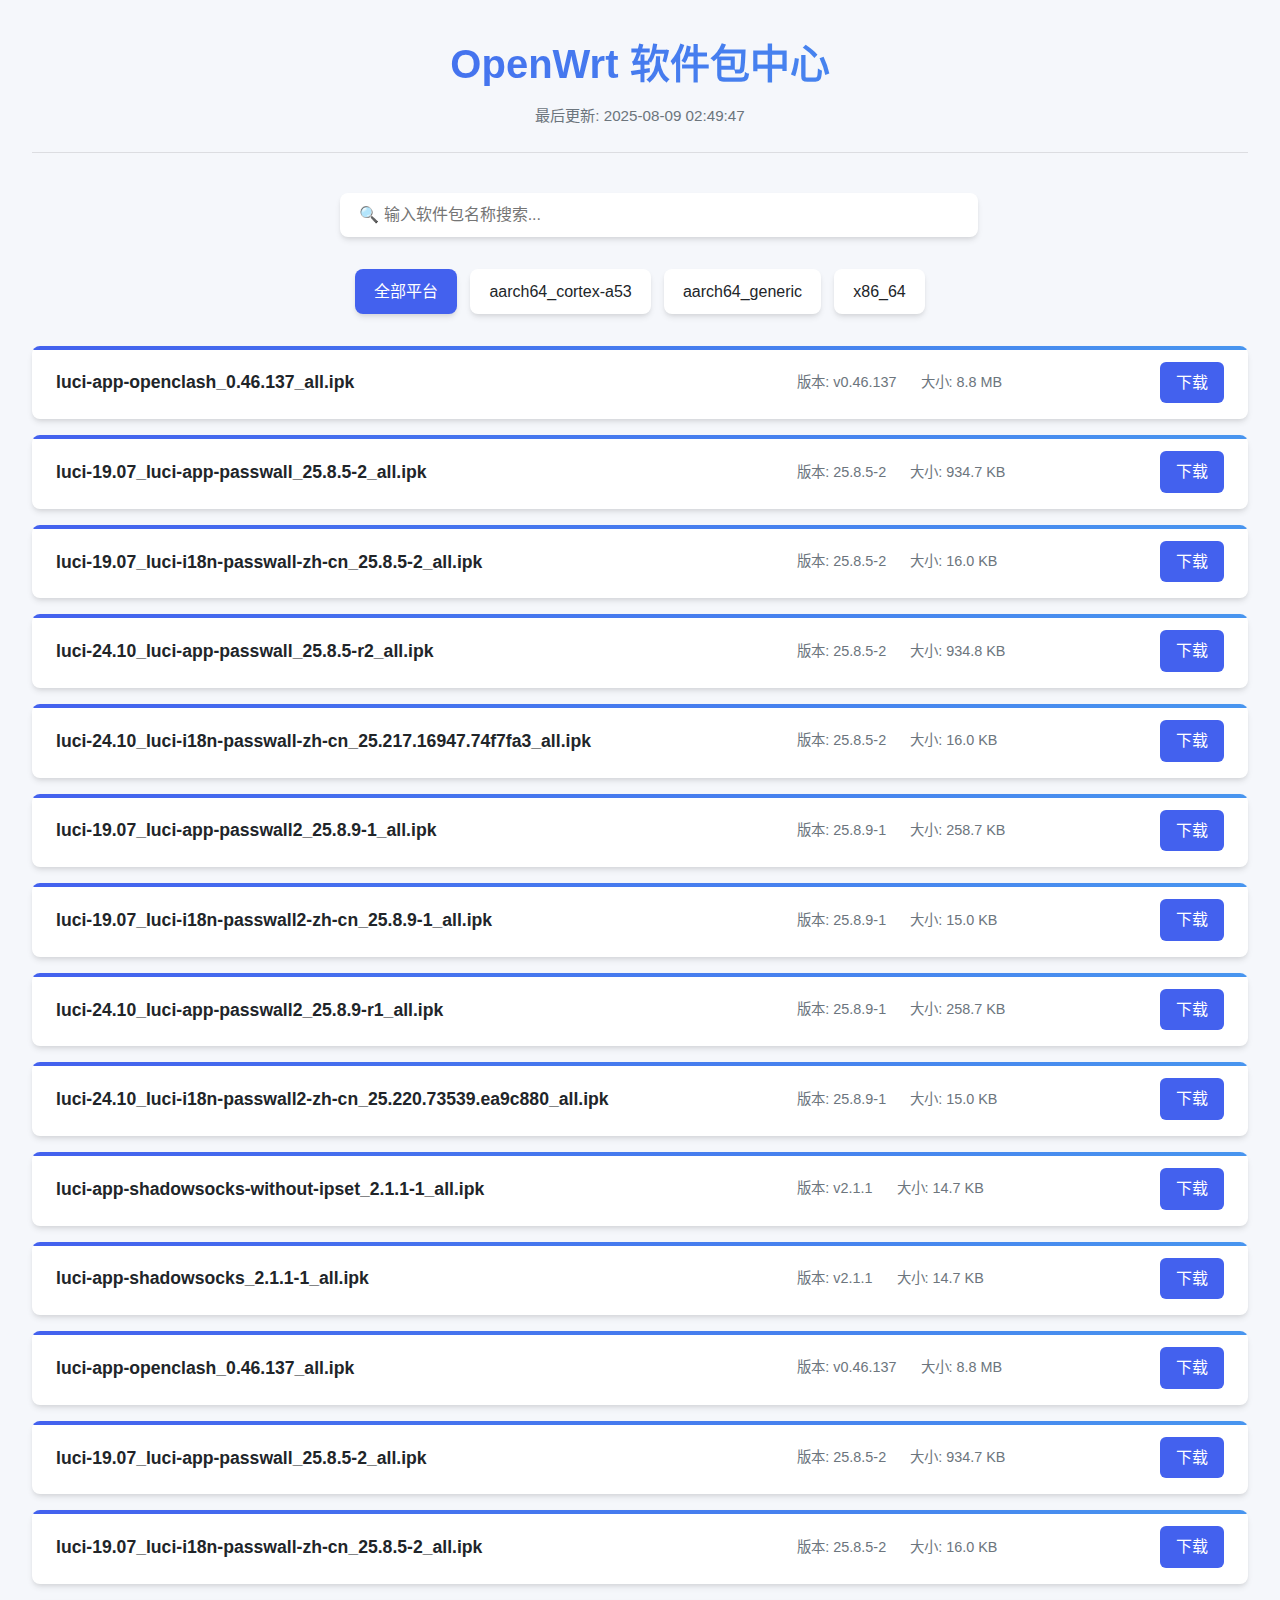
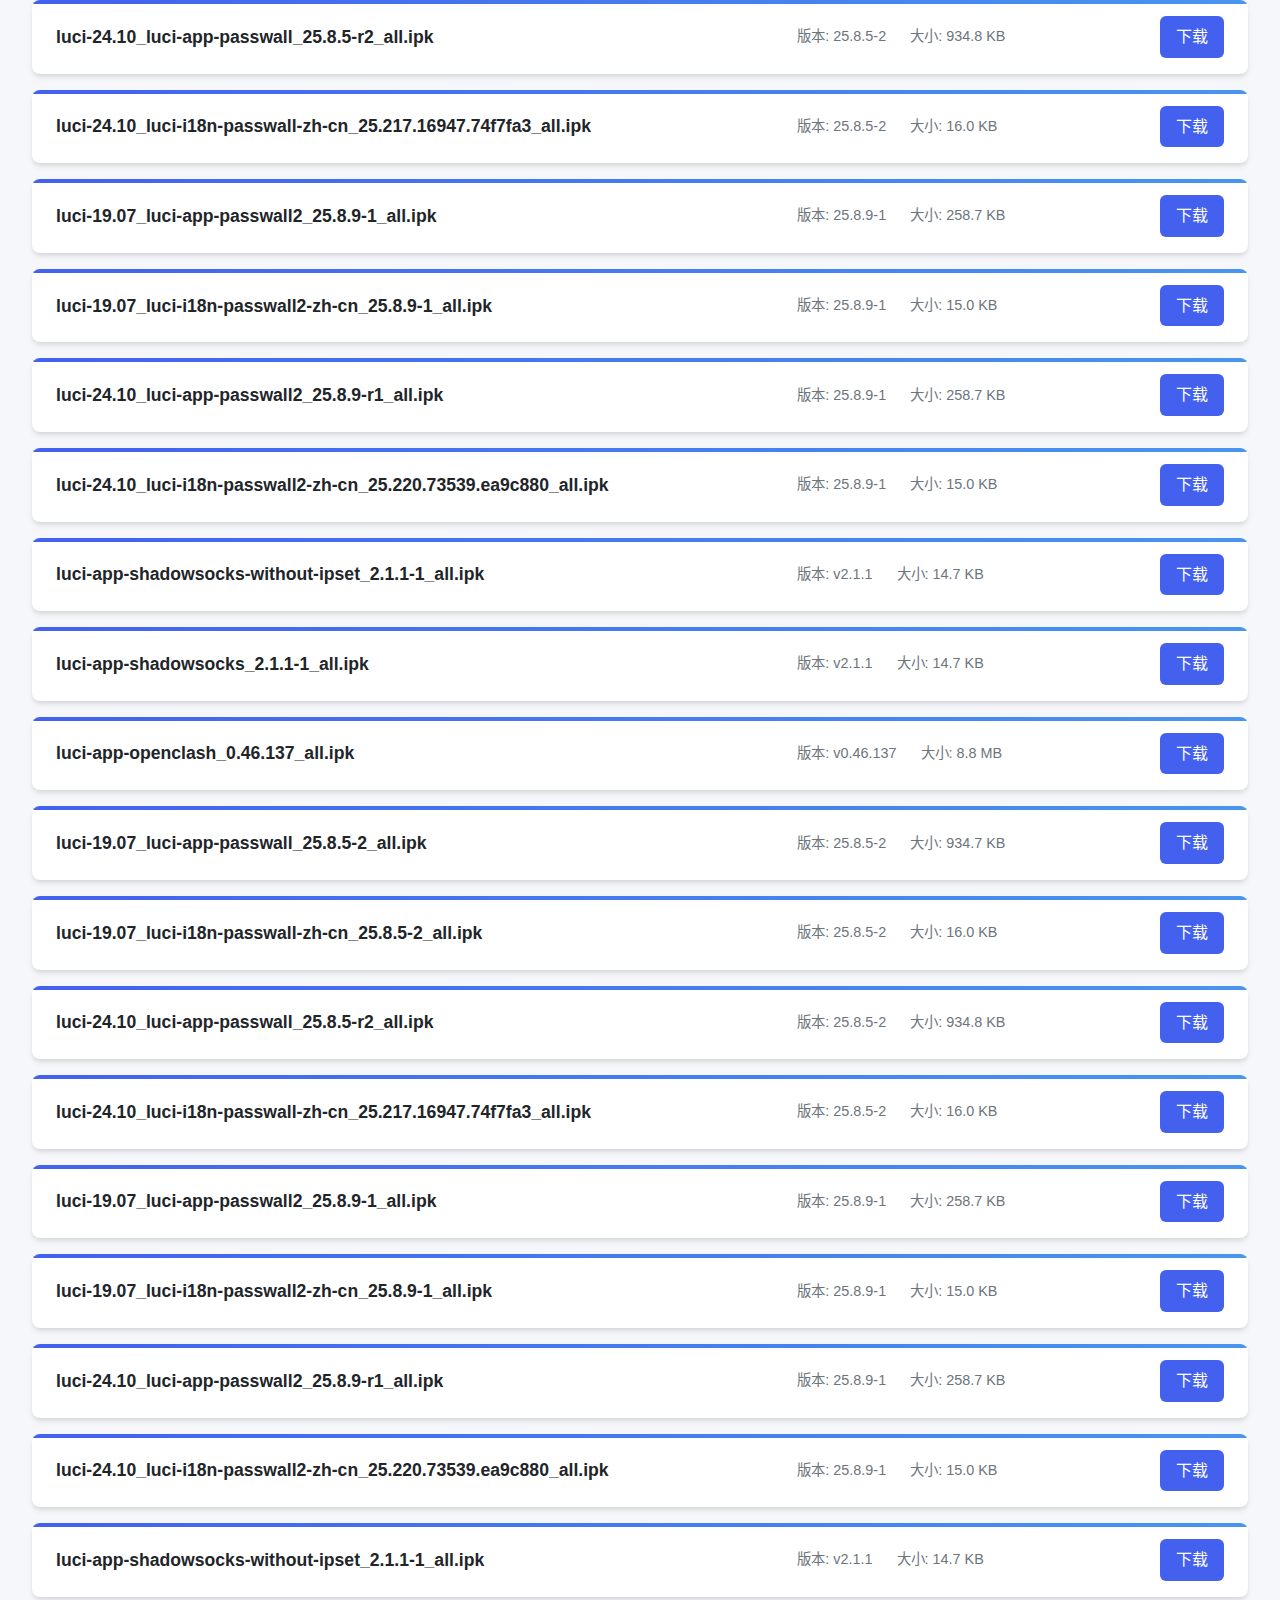
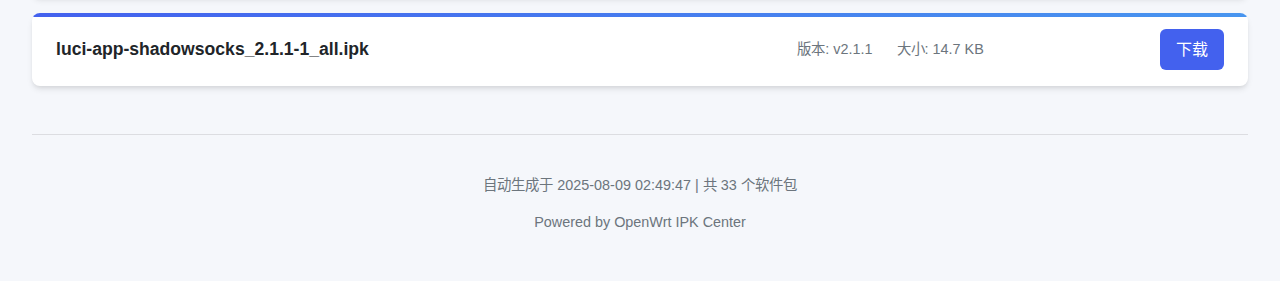
<file: index.html>
<!DOCTYPE html>
<html lang="zh-CN">
<head>
    <meta charset="UTF-8">
    <meta name="viewport" content="width=device-width, initial-scale=1.0">
    <title>OpenWrt 软件包中心</title>
    <style>
        :root {
            --primary: #4361ee;
            --secondary: #3f37c9;
            --accent: #4895ef;
            --light: #f8f9fa;
            --dark: #212529;
            --gray: #6c757d;
            --card-shadow: 0 4px 6px -1px rgba(0, 0, 0, 0.1), 0 2px 4px -1px rgba(0, 0, 0, 0.06);
        }
        
        body {
            font-family: 'Inter', -apple-system, BlinkMacSystemFont, sans-serif;
            line-height: 1.6;
            margin: 0;
            padding: 0;
            background-color: #f5f7fb;
            color: var(--dark);
        }
        
        .container {
            max-width: 1400px;
            margin: 0 auto;
            padding: 2rem;
        }
        
        header {
            text-align: center;
            margin-bottom: 2.5rem;
            padding-bottom: 1.5rem;
            border-bottom: 1px solid rgba(0, 0, 0, 0.1);
        }
        
        h1 {
            color: var(--primary);
            font-weight: 700;
            font-size: 2.5rem;
            margin: 0 0 0.5rem 0;
            background: linear-gradient(90deg, var(--primary), var(--accent));
            -webkit-background-clip: text;
            -webkit-text-fill-color: transparent;
        }
        
        .last-updated {
            color: var(--gray);
            font-size: 0.95rem;
        }
        
        .search-box {
            max-width: 600px;
            margin: 0 auto 2rem;
        }
        
        #search {
            width: 100%;
            padding: 0.8rem 1.2rem;
            border: none;
            border-radius: 8px;
            font-size: 1rem;
            box-shadow: var(--card-shadow);
            transition: all 0.3s ease;
        }
        
        #search:focus {
            outline: none;
            box-shadow: 0 0 0 3px rgba(67, 97, 238, 0.2);
        }
        
        .platform-tabs {
            display: flex;
            justify-content: center;
            flex-wrap: wrap;
            gap: 0.8rem;
            margin-bottom: 2rem;
        }
        
        .platform-tab {
            padding: 0.6rem 1.2rem;
            background: white;
            border: none;
            border-radius: 8px;
            cursor: pointer;
            font-weight: 500;
            box-shadow: var(--card-shadow);
            transition: all 0.3s cubic-bezier(0.4, 0, 0.2, 1);
        }
        
        .platform-tab:hover {
            transform: translateY(-2px);
            box-shadow: 0 10px 15px -3px rgba(0, 0, 0, 0.1);
        }
        
        .platform-tab.active {
            background: var(--primary);
            color: white;
        }
        
        .platform-content {
            display: none;
            animation: fadeIn 0.4s ease-out;
        }
        
        .platform-content.active {
            display: block;
        }
        
        /* 修改这里，改成一整条长条横向排列 */
        .package-grid {
            display: flex;
            flex-direction: column;
            gap: 1rem;
            margin-top: 1rem;
        }
        
        .package-card {
            background: white;
            border-radius: 8px;
            box-shadow: var(--card-shadow);
            padding: 1rem 1.5rem;
            display: flex;
            align-items: center;
            justify-content: space-between;
            transition: all 0.3s cubic-bezier(0.4, 0, 0.2, 1);
            position: relative;
            overflow: hidden;
        }
        
        .package-card:hover {
            transform: translateY(-3px);
            box-shadow: 0 12px 18px -4px rgba(0, 0, 0, 0.12);
        }
        
        .package-card::before {
            content: '';
            position: absolute;
            top: 0;
            left: 0;
            right: 0;
            height: 4px;
            background: linear-gradient(90deg, var(--primary), var(--accent));
        }
        
        .package-name {
            font-weight: 600;
            font-size: 1.1rem;
            color: var(--dark);
            flex: 2;
            white-space: nowrap;
            overflow: hidden;
            text-overflow: ellipsis;
        }

        /* 调整版本和大小显示，向左移动 */
        .package-meta {
            flex: 1;
            display: flex;
            justify-content: flex-start; /* 改为靠左对齐 */
            gap: 1.5rem;
            font-size: 0.9rem;
            color: var(--gray);
            user-select: none;
            padding-left: 1rem; /* 左边留点空间 */
        }
        
        .download-btn {
            flex-shrink: 0;
            padding: 0.5rem 1rem;
            background: var(--primary);
            color: white;
            text-decoration: none;
            border-radius: 6px;
            font-weight: 500;
            transition: all 0.2s;
            text-align: center;
            cursor: pointer;
            white-space: nowrap;
        }
        
        .download-btn:hover {
            background: var(--secondary);
            transform: translateY(-1px);
        }
        
        footer {
            margin-top: 3rem;
            text-align: center;
            color: var(--gray);
            font-size: 0.9rem;
            padding-top: 1.5rem;
            border-top: 1px solid rgba(0, 0, 0, 0.1);
        }
        
        @keyframes fadeIn {
            from { opacity: 0; transform: translateY(10px); }
            to { opacity: 1; transform: translateY(0); }
        }
        
        @media (max-width: 768px) {
            .container {
                padding: 1.5rem;
            }
            
            h1 {
                font-size: 2rem;
            }
            
            .package-grid {
                display: flex;
                flex-direction: column;
            }
            
            .platform-tabs {
                justify-content: flex-start;
                overflow-x: auto;
                padding-bottom: 0.5rem;
            }

            .package-meta {
                display: none; /* 手机屏幕隐藏版本和大小显示，节省空间 */
            }
        }
    </style>
</head>
<body>
    <div class="container">
        <header>
            <h1>OpenWrt 软件包中心</h1>
            <div class="last-updated">最后更新: 2025-08-09 02:49:47</div>
        </header>

        <div class="search-box">
            <input type="text" id="search" placeholder="🔍 输入软件包名称搜索..." onkeyup="searchPackages()">
        </div>

        <div class="platform-tabs">
            <div class="platform-tab active" onclick="showPlatform('all')">全部平台</div>
            <div class="platform-tab" onclick="showPlatform('aarch64_cortex-a53')">aarch64_cortex-a53</div><div class="platform-tab" onclick="showPlatform('aarch64_generic')">aarch64_generic</div><div class="platform-tab" onclick="showPlatform('x86_64')">x86_64</div>
        </div>

        <div id="platform-all" class="platform-content active">
            <div class="package-grid">

                <div class="package-card" data-platform="aarch64_cortex-a53" data-name="luci-app-openclash_0.46.137_all.ipk">
                    <div class="package-name">luci-app-openclash_0.46.137_all.ipk</div>
                    <div class="package-meta">
                        <span>版本: v0.46.137</span>
                        <span>大小: 8.8 MB</span>
                    </div>
                    <a href="opkg/aarch64_cortex-a53/openclash/v0.46.137/luci-app-openclash_0.46.137_all.ipk" class="download-btn">下载</a>
                </div>
                    
                <div class="package-card" data-platform="aarch64_cortex-a53" data-name="luci-19.07_luci-app-passwall_25.8.5-2_all.ipk">
                    <div class="package-name">luci-19.07_luci-app-passwall_25.8.5-2_all.ipk</div>
                    <div class="package-meta">
                        <span>版本: 25.8.5-2</span>
                        <span>大小: 934.7 KB</span>
                    </div>
                    <a href="opkg/aarch64_cortex-a53/passwall/25.8.5-2/luci-19.07_luci-app-passwall_25.8.5-2_all.ipk" class="download-btn">下载</a>
                </div>
                    
                <div class="package-card" data-platform="aarch64_cortex-a53" data-name="luci-19.07_luci-i18n-passwall-zh-cn_25.8.5-2_all.ipk">
                    <div class="package-name">luci-19.07_luci-i18n-passwall-zh-cn_25.8.5-2_all.ipk</div>
                    <div class="package-meta">
                        <span>版本: 25.8.5-2</span>
                        <span>大小: 16.0 KB</span>
                    </div>
                    <a href="opkg/aarch64_cortex-a53/passwall/25.8.5-2/luci-19.07_luci-i18n-passwall-zh-cn_25.8.5-2_all.ipk" class="download-btn">下载</a>
                </div>
                    
                <div class="package-card" data-platform="aarch64_cortex-a53" data-name="luci-24.10_luci-app-passwall_25.8.5-r2_all.ipk">
                    <div class="package-name">luci-24.10_luci-app-passwall_25.8.5-r2_all.ipk</div>
                    <div class="package-meta">
                        <span>版本: 25.8.5-2</span>
                        <span>大小: 934.8 KB</span>
                    </div>
                    <a href="opkg/aarch64_cortex-a53/passwall/25.8.5-2/luci-24.10_luci-app-passwall_25.8.5-r2_all.ipk" class="download-btn">下载</a>
                </div>
                    
                <div class="package-card" data-platform="aarch64_cortex-a53" data-name="luci-24.10_luci-i18n-passwall-zh-cn_25.217.16947.74f7fa3_all.ipk">
                    <div class="package-name">luci-24.10_luci-i18n-passwall-zh-cn_25.217.16947.74f7fa3_all.ipk</div>
                    <div class="package-meta">
                        <span>版本: 25.8.5-2</span>
                        <span>大小: 16.0 KB</span>
                    </div>
                    <a href="opkg/aarch64_cortex-a53/passwall/25.8.5-2/luci-24.10_luci-i18n-passwall-zh-cn_25.217.16947.74f7fa3_all.ipk" class="download-btn">下载</a>
                </div>
                    
                <div class="package-card" data-platform="aarch64_cortex-a53" data-name="luci-19.07_luci-app-passwall2_25.8.9-1_all.ipk">
                    <div class="package-name">luci-19.07_luci-app-passwall2_25.8.9-1_all.ipk</div>
                    <div class="package-meta">
                        <span>版本: 25.8.9-1</span>
                        <span>大小: 258.7 KB</span>
                    </div>
                    <a href="opkg/aarch64_cortex-a53/passwall2/25.8.9-1/luci-19.07_luci-app-passwall2_25.8.9-1_all.ipk" class="download-btn">下载</a>
                </div>
                    
                <div class="package-card" data-platform="aarch64_cortex-a53" data-name="luci-19.07_luci-i18n-passwall2-zh-cn_25.8.9-1_all.ipk">
                    <div class="package-name">luci-19.07_luci-i18n-passwall2-zh-cn_25.8.9-1_all.ipk</div>
                    <div class="package-meta">
                        <span>版本: 25.8.9-1</span>
                        <span>大小: 15.0 KB</span>
                    </div>
                    <a href="opkg/aarch64_cortex-a53/passwall2/25.8.9-1/luci-19.07_luci-i18n-passwall2-zh-cn_25.8.9-1_all.ipk" class="download-btn">下载</a>
                </div>
                    
                <div class="package-card" data-platform="aarch64_cortex-a53" data-name="luci-24.10_luci-app-passwall2_25.8.9-r1_all.ipk">
                    <div class="package-name">luci-24.10_luci-app-passwall2_25.8.9-r1_all.ipk</div>
                    <div class="package-meta">
                        <span>版本: 25.8.9-1</span>
                        <span>大小: 258.7 KB</span>
                    </div>
                    <a href="opkg/aarch64_cortex-a53/passwall2/25.8.9-1/luci-24.10_luci-app-passwall2_25.8.9-r1_all.ipk" class="download-btn">下载</a>
                </div>
                    
                <div class="package-card" data-platform="aarch64_cortex-a53" data-name="luci-24.10_luci-i18n-passwall2-zh-cn_25.220.73539.ea9c880_all.ipk">
                    <div class="package-name">luci-24.10_luci-i18n-passwall2-zh-cn_25.220.73539.ea9c880_all.ipk</div>
                    <div class="package-meta">
                        <span>版本: 25.8.9-1</span>
                        <span>大小: 15.0 KB</span>
                    </div>
                    <a href="opkg/aarch64_cortex-a53/passwall2/25.8.9-1/luci-24.10_luci-i18n-passwall2-zh-cn_25.220.73539.ea9c880_all.ipk" class="download-btn">下载</a>
                </div>
                    
                <div class="package-card" data-platform="aarch64_cortex-a53" data-name="luci-app-shadowsocks-without-ipset_2.1.1-1_all.ipk">
                    <div class="package-name">luci-app-shadowsocks-without-ipset_2.1.1-1_all.ipk</div>
                    <div class="package-meta">
                        <span>版本: v2.1.1</span>
                        <span>大小: 14.7 KB</span>
                    </div>
                    <a href="opkg/aarch64_cortex-a53/shadowsocks/v2.1.1/luci-app-shadowsocks-without-ipset_2.1.1-1_all.ipk" class="download-btn">下载</a>
                </div>
                    
                <div class="package-card" data-platform="aarch64_cortex-a53" data-name="luci-app-shadowsocks_2.1.1-1_all.ipk">
                    <div class="package-name">luci-app-shadowsocks_2.1.1-1_all.ipk</div>
                    <div class="package-meta">
                        <span>版本: v2.1.1</span>
                        <span>大小: 14.7 KB</span>
                    </div>
                    <a href="opkg/aarch64_cortex-a53/shadowsocks/v2.1.1/luci-app-shadowsocks_2.1.1-1_all.ipk" class="download-btn">下载</a>
                </div>
                    
                <div class="package-card" data-platform="aarch64_generic" data-name="luci-app-openclash_0.46.137_all.ipk">
                    <div class="package-name">luci-app-openclash_0.46.137_all.ipk</div>
                    <div class="package-meta">
                        <span>版本: v0.46.137</span>
                        <span>大小: 8.8 MB</span>
                    </div>
                    <a href="opkg/aarch64_generic/openclash/v0.46.137/luci-app-openclash_0.46.137_all.ipk" class="download-btn">下载</a>
                </div>
                    
                <div class="package-card" data-platform="aarch64_generic" data-name="luci-19.07_luci-app-passwall_25.8.5-2_all.ipk">
                    <div class="package-name">luci-19.07_luci-app-passwall_25.8.5-2_all.ipk</div>
                    <div class="package-meta">
                        <span>版本: 25.8.5-2</span>
                        <span>大小: 934.7 KB</span>
                    </div>
                    <a href="opkg/aarch64_generic/passwall/25.8.5-2/luci-19.07_luci-app-passwall_25.8.5-2_all.ipk" class="download-btn">下载</a>
                </div>
                    
                <div class="package-card" data-platform="aarch64_generic" data-name="luci-19.07_luci-i18n-passwall-zh-cn_25.8.5-2_all.ipk">
                    <div class="package-name">luci-19.07_luci-i18n-passwall-zh-cn_25.8.5-2_all.ipk</div>
                    <div class="package-meta">
                        <span>版本: 25.8.5-2</span>
                        <span>大小: 16.0 KB</span>
                    </div>
                    <a href="opkg/aarch64_generic/passwall/25.8.5-2/luci-19.07_luci-i18n-passwall-zh-cn_25.8.5-2_all.ipk" class="download-btn">下载</a>
                </div>
                    
                <div class="package-card" data-platform="aarch64_generic" data-name="luci-24.10_luci-app-passwall_25.8.5-r2_all.ipk">
                    <div class="package-name">luci-24.10_luci-app-passwall_25.8.5-r2_all.ipk</div>
                    <div class="package-meta">
                        <span>版本: 25.8.5-2</span>
                        <span>大小: 934.8 KB</span>
                    </div>
                    <a href="opkg/aarch64_generic/passwall/25.8.5-2/luci-24.10_luci-app-passwall_25.8.5-r2_all.ipk" class="download-btn">下载</a>
                </div>
                    
                <div class="package-card" data-platform="aarch64_generic" data-name="luci-24.10_luci-i18n-passwall-zh-cn_25.217.16947.74f7fa3_all.ipk">
                    <div class="package-name">luci-24.10_luci-i18n-passwall-zh-cn_25.217.16947.74f7fa3_all.ipk</div>
                    <div class="package-meta">
                        <span>版本: 25.8.5-2</span>
                        <span>大小: 16.0 KB</span>
                    </div>
                    <a href="opkg/aarch64_generic/passwall/25.8.5-2/luci-24.10_luci-i18n-passwall-zh-cn_25.217.16947.74f7fa3_all.ipk" class="download-btn">下载</a>
                </div>
                    
                <div class="package-card" data-platform="aarch64_generic" data-name="luci-19.07_luci-app-passwall2_25.8.9-1_all.ipk">
                    <div class="package-name">luci-19.07_luci-app-passwall2_25.8.9-1_all.ipk</div>
                    <div class="package-meta">
                        <span>版本: 25.8.9-1</span>
                        <span>大小: 258.7 KB</span>
                    </div>
                    <a href="opkg/aarch64_generic/passwall2/25.8.9-1/luci-19.07_luci-app-passwall2_25.8.9-1_all.ipk" class="download-btn">下载</a>
                </div>
                    
                <div class="package-card" data-platform="aarch64_generic" data-name="luci-19.07_luci-i18n-passwall2-zh-cn_25.8.9-1_all.ipk">
                    <div class="package-name">luci-19.07_luci-i18n-passwall2-zh-cn_25.8.9-1_all.ipk</div>
                    <div class="package-meta">
                        <span>版本: 25.8.9-1</span>
                        <span>大小: 15.0 KB</span>
                    </div>
                    <a href="opkg/aarch64_generic/passwall2/25.8.9-1/luci-19.07_luci-i18n-passwall2-zh-cn_25.8.9-1_all.ipk" class="download-btn">下载</a>
                </div>
                    
                <div class="package-card" data-platform="aarch64_generic" data-name="luci-24.10_luci-app-passwall2_25.8.9-r1_all.ipk">
                    <div class="package-name">luci-24.10_luci-app-passwall2_25.8.9-r1_all.ipk</div>
                    <div class="package-meta">
                        <span>版本: 25.8.9-1</span>
                        <span>大小: 258.7 KB</span>
                    </div>
                    <a href="opkg/aarch64_generic/passwall2/25.8.9-1/luci-24.10_luci-app-passwall2_25.8.9-r1_all.ipk" class="download-btn">下载</a>
                </div>
                    
                <div class="package-card" data-platform="aarch64_generic" data-name="luci-24.10_luci-i18n-passwall2-zh-cn_25.220.73539.ea9c880_all.ipk">
                    <div class="package-name">luci-24.10_luci-i18n-passwall2-zh-cn_25.220.73539.ea9c880_all.ipk</div>
                    <div class="package-meta">
                        <span>版本: 25.8.9-1</span>
                        <span>大小: 15.0 KB</span>
                    </div>
                    <a href="opkg/aarch64_generic/passwall2/25.8.9-1/luci-24.10_luci-i18n-passwall2-zh-cn_25.220.73539.ea9c880_all.ipk" class="download-btn">下载</a>
                </div>
                    
                <div class="package-card" data-platform="aarch64_generic" data-name="luci-app-shadowsocks-without-ipset_2.1.1-1_all.ipk">
                    <div class="package-name">luci-app-shadowsocks-without-ipset_2.1.1-1_all.ipk</div>
                    <div class="package-meta">
                        <span>版本: v2.1.1</span>
                        <span>大小: 14.7 KB</span>
                    </div>
                    <a href="opkg/aarch64_generic/shadowsocks/v2.1.1/luci-app-shadowsocks-without-ipset_2.1.1-1_all.ipk" class="download-btn">下载</a>
                </div>
                    
                <div class="package-card" data-platform="aarch64_generic" data-name="luci-app-shadowsocks_2.1.1-1_all.ipk">
                    <div class="package-name">luci-app-shadowsocks_2.1.1-1_all.ipk</div>
                    <div class="package-meta">
                        <span>版本: v2.1.1</span>
                        <span>大小: 14.7 KB</span>
                    </div>
                    <a href="opkg/aarch64_generic/shadowsocks/v2.1.1/luci-app-shadowsocks_2.1.1-1_all.ipk" class="download-btn">下载</a>
                </div>
                    
                <div class="package-card" data-platform="x86_64" data-name="luci-app-openclash_0.46.137_all.ipk">
                    <div class="package-name">luci-app-openclash_0.46.137_all.ipk</div>
                    <div class="package-meta">
                        <span>版本: v0.46.137</span>
                        <span>大小: 8.8 MB</span>
                    </div>
                    <a href="opkg/x86_64/openclash/v0.46.137/luci-app-openclash_0.46.137_all.ipk" class="download-btn">下载</a>
                </div>
                    
                <div class="package-card" data-platform="x86_64" data-name="luci-19.07_luci-app-passwall_25.8.5-2_all.ipk">
                    <div class="package-name">luci-19.07_luci-app-passwall_25.8.5-2_all.ipk</div>
                    <div class="package-meta">
                        <span>版本: 25.8.5-2</span>
                        <span>大小: 934.7 KB</span>
                    </div>
                    <a href="opkg/x86_64/passwall/25.8.5-2/luci-19.07_luci-app-passwall_25.8.5-2_all.ipk" class="download-btn">下载</a>
                </div>
                    
                <div class="package-card" data-platform="x86_64" data-name="luci-19.07_luci-i18n-passwall-zh-cn_25.8.5-2_all.ipk">
                    <div class="package-name">luci-19.07_luci-i18n-passwall-zh-cn_25.8.5-2_all.ipk</div>
                    <div class="package-meta">
                        <span>版本: 25.8.5-2</span>
                        <span>大小: 16.0 KB</span>
                    </div>
                    <a href="opkg/x86_64/passwall/25.8.5-2/luci-19.07_luci-i18n-passwall-zh-cn_25.8.5-2_all.ipk" class="download-btn">下载</a>
                </div>
                    
                <div class="package-card" data-platform="x86_64" data-name="luci-24.10_luci-app-passwall_25.8.5-r2_all.ipk">
                    <div class="package-name">luci-24.10_luci-app-passwall_25.8.5-r2_all.ipk</div>
                    <div class="package-meta">
                        <span>版本: 25.8.5-2</span>
                        <span>大小: 934.8 KB</span>
                    </div>
                    <a href="opkg/x86_64/passwall/25.8.5-2/luci-24.10_luci-app-passwall_25.8.5-r2_all.ipk" class="download-btn">下载</a>
                </div>
                    
                <div class="package-card" data-platform="x86_64" data-name="luci-24.10_luci-i18n-passwall-zh-cn_25.217.16947.74f7fa3_all.ipk">
                    <div class="package-name">luci-24.10_luci-i18n-passwall-zh-cn_25.217.16947.74f7fa3_all.ipk</div>
                    <div class="package-meta">
                        <span>版本: 25.8.5-2</span>
                        <span>大小: 16.0 KB</span>
                    </div>
                    <a href="opkg/x86_64/passwall/25.8.5-2/luci-24.10_luci-i18n-passwall-zh-cn_25.217.16947.74f7fa3_all.ipk" class="download-btn">下载</a>
                </div>
                    
                <div class="package-card" data-platform="x86_64" data-name="luci-19.07_luci-app-passwall2_25.8.9-1_all.ipk">
                    <div class="package-name">luci-19.07_luci-app-passwall2_25.8.9-1_all.ipk</div>
                    <div class="package-meta">
                        <span>版本: 25.8.9-1</span>
                        <span>大小: 258.7 KB</span>
                    </div>
                    <a href="opkg/x86_64/passwall2/25.8.9-1/luci-19.07_luci-app-passwall2_25.8.9-1_all.ipk" class="download-btn">下载</a>
                </div>
                    
                <div class="package-card" data-platform="x86_64" data-name="luci-19.07_luci-i18n-passwall2-zh-cn_25.8.9-1_all.ipk">
                    <div class="package-name">luci-19.07_luci-i18n-passwall2-zh-cn_25.8.9-1_all.ipk</div>
                    <div class="package-meta">
                        <span>版本: 25.8.9-1</span>
                        <span>大小: 15.0 KB</span>
                    </div>
                    <a href="opkg/x86_64/passwall2/25.8.9-1/luci-19.07_luci-i18n-passwall2-zh-cn_25.8.9-1_all.ipk" class="download-btn">下载</a>
                </div>
                    
                <div class="package-card" data-platform="x86_64" data-name="luci-24.10_luci-app-passwall2_25.8.9-r1_all.ipk">
                    <div class="package-name">luci-24.10_luci-app-passwall2_25.8.9-r1_all.ipk</div>
                    <div class="package-meta">
                        <span>版本: 25.8.9-1</span>
                        <span>大小: 258.7 KB</span>
                    </div>
                    <a href="opkg/x86_64/passwall2/25.8.9-1/luci-24.10_luci-app-passwall2_25.8.9-r1_all.ipk" class="download-btn">下载</a>
                </div>
                    
                <div class="package-card" data-platform="x86_64" data-name="luci-24.10_luci-i18n-passwall2-zh-cn_25.220.73539.ea9c880_all.ipk">
                    <div class="package-name">luci-24.10_luci-i18n-passwall2-zh-cn_25.220.73539.ea9c880_all.ipk</div>
                    <div class="package-meta">
                        <span>版本: 25.8.9-1</span>
                        <span>大小: 15.0 KB</span>
                    </div>
                    <a href="opkg/x86_64/passwall2/25.8.9-1/luci-24.10_luci-i18n-passwall2-zh-cn_25.220.73539.ea9c880_all.ipk" class="download-btn">下载</a>
                </div>
                    
                <div class="package-card" data-platform="x86_64" data-name="luci-app-shadowsocks-without-ipset_2.1.1-1_all.ipk">
                    <div class="package-name">luci-app-shadowsocks-without-ipset_2.1.1-1_all.ipk</div>
                    <div class="package-meta">
                        <span>版本: v2.1.1</span>
                        <span>大小: 14.7 KB</span>
                    </div>
                    <a href="opkg/x86_64/shadowsocks/v2.1.1/luci-app-shadowsocks-without-ipset_2.1.1-1_all.ipk" class="download-btn">下载</a>
                </div>
                    
                <div class="package-card" data-platform="x86_64" data-name="luci-app-shadowsocks_2.1.1-1_all.ipk">
                    <div class="package-name">luci-app-shadowsocks_2.1.1-1_all.ipk</div>
                    <div class="package-meta">
                        <span>版本: v2.1.1</span>
                        <span>大小: 14.7 KB</span>
                    </div>
                    <a href="opkg/x86_64/shadowsocks/v2.1.1/luci-app-shadowsocks_2.1.1-1_all.ipk" class="download-btn">下载</a>
                </div>
                    
            </div>
        </div>
    
        <div id="platform-aarch64_cortex-a53" class="platform-content">
            <div class="package-grid">
        
                <div class="package-card" data-platform="aarch64_cortex-a53" data-name="luci-app-openclash_0.46.137_all.ipk">
                    <div class="package-name">luci-app-openclash_0.46.137_all.ipk</div>
                    <div class="package-meta">
                        <span>版本: v0.46.137</span>
                        <span>大小: 8.8 MB</span>
                    </div>
                    <a href="opkg/aarch64_cortex-a53/openclash/v0.46.137/luci-app-openclash_0.46.137_all.ipk" class="download-btn">下载</a>
                </div>
                    
                <div class="package-card" data-platform="aarch64_cortex-a53" data-name="luci-19.07_luci-app-passwall_25.8.5-2_all.ipk">
                    <div class="package-name">luci-19.07_luci-app-passwall_25.8.5-2_all.ipk</div>
                    <div class="package-meta">
                        <span>版本: 25.8.5-2</span>
                        <span>大小: 934.7 KB</span>
                    </div>
                    <a href="opkg/aarch64_cortex-a53/passwall/25.8.5-2/luci-19.07_luci-app-passwall_25.8.5-2_all.ipk" class="download-btn">下载</a>
                </div>
                    
                <div class="package-card" data-platform="aarch64_cortex-a53" data-name="luci-19.07_luci-i18n-passwall-zh-cn_25.8.5-2_all.ipk">
                    <div class="package-name">luci-19.07_luci-i18n-passwall-zh-cn_25.8.5-2_all.ipk</div>
                    <div class="package-meta">
                        <span>版本: 25.8.5-2</span>
                        <span>大小: 16.0 KB</span>
                    </div>
                    <a href="opkg/aarch64_cortex-a53/passwall/25.8.5-2/luci-19.07_luci-i18n-passwall-zh-cn_25.8.5-2_all.ipk" class="download-btn">下载</a>
                </div>
                    
                <div class="package-card" data-platform="aarch64_cortex-a53" data-name="luci-24.10_luci-app-passwall_25.8.5-r2_all.ipk">
                    <div class="package-name">luci-24.10_luci-app-passwall_25.8.5-r2_all.ipk</div>
                    <div class="package-meta">
                        <span>版本: 25.8.5-2</span>
                        <span>大小: 934.8 KB</span>
                    </div>
                    <a href="opkg/aarch64_cortex-a53/passwall/25.8.5-2/luci-24.10_luci-app-passwall_25.8.5-r2_all.ipk" class="download-btn">下载</a>
                </div>
                    
                <div class="package-card" data-platform="aarch64_cortex-a53" data-name="luci-24.10_luci-i18n-passwall-zh-cn_25.217.16947.74f7fa3_all.ipk">
                    <div class="package-name">luci-24.10_luci-i18n-passwall-zh-cn_25.217.16947.74f7fa3_all.ipk</div>
                    <div class="package-meta">
                        <span>版本: 25.8.5-2</span>
                        <span>大小: 16.0 KB</span>
                    </div>
                    <a href="opkg/aarch64_cortex-a53/passwall/25.8.5-2/luci-24.10_luci-i18n-passwall-zh-cn_25.217.16947.74f7fa3_all.ipk" class="download-btn">下载</a>
                </div>
                    
                <div class="package-card" data-platform="aarch64_cortex-a53" data-name="luci-19.07_luci-app-passwall2_25.8.9-1_all.ipk">
                    <div class="package-name">luci-19.07_luci-app-passwall2_25.8.9-1_all.ipk</div>
                    <div class="package-meta">
                        <span>版本: 25.8.9-1</span>
                        <span>大小: 258.7 KB</span>
                    </div>
                    <a href="opkg/aarch64_cortex-a53/passwall2/25.8.9-1/luci-19.07_luci-app-passwall2_25.8.9-1_all.ipk" class="download-btn">下载</a>
                </div>
                    
                <div class="package-card" data-platform="aarch64_cortex-a53" data-name="luci-19.07_luci-i18n-passwall2-zh-cn_25.8.9-1_all.ipk">
                    <div class="package-name">luci-19.07_luci-i18n-passwall2-zh-cn_25.8.9-1_all.ipk</div>
                    <div class="package-meta">
                        <span>版本: 25.8.9-1</span>
                        <span>大小: 15.0 KB</span>
                    </div>
                    <a href="opkg/aarch64_cortex-a53/passwall2/25.8.9-1/luci-19.07_luci-i18n-passwall2-zh-cn_25.8.9-1_all.ipk" class="download-btn">下载</a>
                </div>
                    
                <div class="package-card" data-platform="aarch64_cortex-a53" data-name="luci-24.10_luci-app-passwall2_25.8.9-r1_all.ipk">
                    <div class="package-name">luci-24.10_luci-app-passwall2_25.8.9-r1_all.ipk</div>
                    <div class="package-meta">
                        <span>版本: 25.8.9-1</span>
                        <span>大小: 258.7 KB</span>
                    </div>
                    <a href="opkg/aarch64_cortex-a53/passwall2/25.8.9-1/luci-24.10_luci-app-passwall2_25.8.9-r1_all.ipk" class="download-btn">下载</a>
                </div>
                    
                <div class="package-card" data-platform="aarch64_cortex-a53" data-name="luci-24.10_luci-i18n-passwall2-zh-cn_25.220.73539.ea9c880_all.ipk">
                    <div class="package-name">luci-24.10_luci-i18n-passwall2-zh-cn_25.220.73539.ea9c880_all.ipk</div>
                    <div class="package-meta">
                        <span>版本: 25.8.9-1</span>
                        <span>大小: 15.0 KB</span>
                    </div>
                    <a href="opkg/aarch64_cortex-a53/passwall2/25.8.9-1/luci-24.10_luci-i18n-passwall2-zh-cn_25.220.73539.ea9c880_all.ipk" class="download-btn">下载</a>
                </div>
                    
                <div class="package-card" data-platform="aarch64_cortex-a53" data-name="luci-app-shadowsocks-without-ipset_2.1.1-1_all.ipk">
                    <div class="package-name">luci-app-shadowsocks-without-ipset_2.1.1-1_all.ipk</div>
                    <div class="package-meta">
                        <span>版本: v2.1.1</span>
                        <span>大小: 14.7 KB</span>
                    </div>
                    <a href="opkg/aarch64_cortex-a53/shadowsocks/v2.1.1/luci-app-shadowsocks-without-ipset_2.1.1-1_all.ipk" class="download-btn">下载</a>
                </div>
                    
                <div class="package-card" data-platform="aarch64_cortex-a53" data-name="luci-app-shadowsocks_2.1.1-1_all.ipk">
                    <div class="package-name">luci-app-shadowsocks_2.1.1-1_all.ipk</div>
                    <div class="package-meta">
                        <span>版本: v2.1.1</span>
                        <span>大小: 14.7 KB</span>
                    </div>
                    <a href="opkg/aarch64_cortex-a53/shadowsocks/v2.1.1/luci-app-shadowsocks_2.1.1-1_all.ipk" class="download-btn">下载</a>
                </div>
                    
            </div>
        </div>
        
        <div id="platform-aarch64_generic" class="platform-content">
            <div class="package-grid">
        
                <div class="package-card" data-platform="aarch64_generic" data-name="luci-app-openclash_0.46.137_all.ipk">
                    <div class="package-name">luci-app-openclash_0.46.137_all.ipk</div>
                    <div class="package-meta">
                        <span>版本: v0.46.137</span>
                        <span>大小: 8.8 MB</span>
                    </div>
                    <a href="opkg/aarch64_generic/openclash/v0.46.137/luci-app-openclash_0.46.137_all.ipk" class="download-btn">下载</a>
                </div>
                    
                <div class="package-card" data-platform="aarch64_generic" data-name="luci-19.07_luci-app-passwall_25.8.5-2_all.ipk">
                    <div class="package-name">luci-19.07_luci-app-passwall_25.8.5-2_all.ipk</div>
                    <div class="package-meta">
                        <span>版本: 25.8.5-2</span>
                        <span>大小: 934.7 KB</span>
                    </div>
                    <a href="opkg/aarch64_generic/passwall/25.8.5-2/luci-19.07_luci-app-passwall_25.8.5-2_all.ipk" class="download-btn">下载</a>
                </div>
                    
                <div class="package-card" data-platform="aarch64_generic" data-name="luci-19.07_luci-i18n-passwall-zh-cn_25.8.5-2_all.ipk">
                    <div class="package-name">luci-19.07_luci-i18n-passwall-zh-cn_25.8.5-2_all.ipk</div>
                    <div class="package-meta">
                        <span>版本: 25.8.5-2</span>
                        <span>大小: 16.0 KB</span>
                    </div>
                    <a href="opkg/aarch64_generic/passwall/25.8.5-2/luci-19.07_luci-i18n-passwall-zh-cn_25.8.5-2_all.ipk" class="download-btn">下载</a>
                </div>
                    
                <div class="package-card" data-platform="aarch64_generic" data-name="luci-24.10_luci-app-passwall_25.8.5-r2_all.ipk">
                    <div class="package-name">luci-24.10_luci-app-passwall_25.8.5-r2_all.ipk</div>
                    <div class="package-meta">
                        <span>版本: 25.8.5-2</span>
                        <span>大小: 934.8 KB</span>
                    </div>
                    <a href="opkg/aarch64_generic/passwall/25.8.5-2/luci-24.10_luci-app-passwall_25.8.5-r2_all.ipk" class="download-btn">下载</a>
                </div>
                    
                <div class="package-card" data-platform="aarch64_generic" data-name="luci-24.10_luci-i18n-passwall-zh-cn_25.217.16947.74f7fa3_all.ipk">
                    <div class="package-name">luci-24.10_luci-i18n-passwall-zh-cn_25.217.16947.74f7fa3_all.ipk</div>
                    <div class="package-meta">
                        <span>版本: 25.8.5-2</span>
                        <span>大小: 16.0 KB</span>
                    </div>
                    <a href="opkg/aarch64_generic/passwall/25.8.5-2/luci-24.10_luci-i18n-passwall-zh-cn_25.217.16947.74f7fa3_all.ipk" class="download-btn">下载</a>
                </div>
                    
                <div class="package-card" data-platform="aarch64_generic" data-name="luci-19.07_luci-app-passwall2_25.8.9-1_all.ipk">
                    <div class="package-name">luci-19.07_luci-app-passwall2_25.8.9-1_all.ipk</div>
                    <div class="package-meta">
                        <span>版本: 25.8.9-1</span>
                        <span>大小: 258.7 KB</span>
                    </div>
                    <a href="opkg/aarch64_generic/passwall2/25.8.9-1/luci-19.07_luci-app-passwall2_25.8.9-1_all.ipk" class="download-btn">下载</a>
                </div>
                    
                <div class="package-card" data-platform="aarch64_generic" data-name="luci-19.07_luci-i18n-passwall2-zh-cn_25.8.9-1_all.ipk">
                    <div class="package-name">luci-19.07_luci-i18n-passwall2-zh-cn_25.8.9-1_all.ipk</div>
                    <div class="package-meta">
                        <span>版本: 25.8.9-1</span>
                        <span>大小: 15.0 KB</span>
                    </div>
                    <a href="opkg/aarch64_generic/passwall2/25.8.9-1/luci-19.07_luci-i18n-passwall2-zh-cn_25.8.9-1_all.ipk" class="download-btn">下载</a>
                </div>
                    
                <div class="package-card" data-platform="aarch64_generic" data-name="luci-24.10_luci-app-passwall2_25.8.9-r1_all.ipk">
                    <div class="package-name">luci-24.10_luci-app-passwall2_25.8.9-r1_all.ipk</div>
                    <div class="package-meta">
                        <span>版本: 25.8.9-1</span>
                        <span>大小: 258.7 KB</span>
                    </div>
                    <a href="opkg/aarch64_generic/passwall2/25.8.9-1/luci-24.10_luci-app-passwall2_25.8.9-r1_all.ipk" class="download-btn">下载</a>
                </div>
                    
                <div class="package-card" data-platform="aarch64_generic" data-name="luci-24.10_luci-i18n-passwall2-zh-cn_25.220.73539.ea9c880_all.ipk">
                    <div class="package-name">luci-24.10_luci-i18n-passwall2-zh-cn_25.220.73539.ea9c880_all.ipk</div>
                    <div class="package-meta">
                        <span>版本: 25.8.9-1</span>
                        <span>大小: 15.0 KB</span>
                    </div>
                    <a href="opkg/aarch64_generic/passwall2/25.8.9-1/luci-24.10_luci-i18n-passwall2-zh-cn_25.220.73539.ea9c880_all.ipk" class="download-btn">下载</a>
                </div>
                    
                <div class="package-card" data-platform="aarch64_generic" data-name="luci-app-shadowsocks-without-ipset_2.1.1-1_all.ipk">
                    <div class="package-name">luci-app-shadowsocks-without-ipset_2.1.1-1_all.ipk</div>
                    <div class="package-meta">
                        <span>版本: v2.1.1</span>
                        <span>大小: 14.7 KB</span>
                    </div>
                    <a href="opkg/aarch64_generic/shadowsocks/v2.1.1/luci-app-shadowsocks-without-ipset_2.1.1-1_all.ipk" class="download-btn">下载</a>
                </div>
                    
                <div class="package-card" data-platform="aarch64_generic" data-name="luci-app-shadowsocks_2.1.1-1_all.ipk">
                    <div class="package-name">luci-app-shadowsocks_2.1.1-1_all.ipk</div>
                    <div class="package-meta">
                        <span>版本: v2.1.1</span>
                        <span>大小: 14.7 KB</span>
                    </div>
                    <a href="opkg/aarch64_generic/shadowsocks/v2.1.1/luci-app-shadowsocks_2.1.1-1_all.ipk" class="download-btn">下载</a>
                </div>
                    
            </div>
        </div>
        
        <div id="platform-x86_64" class="platform-content">
            <div class="package-grid">
        
                <div class="package-card" data-platform="x86_64" data-name="luci-app-openclash_0.46.137_all.ipk">
                    <div class="package-name">luci-app-openclash_0.46.137_all.ipk</div>
                    <div class="package-meta">
                        <span>版本: v0.46.137</span>
                        <span>大小: 8.8 MB</span>
                    </div>
                    <a href="opkg/x86_64/openclash/v0.46.137/luci-app-openclash_0.46.137_all.ipk" class="download-btn">下载</a>
                </div>
                    
                <div class="package-card" data-platform="x86_64" data-name="luci-19.07_luci-app-passwall_25.8.5-2_all.ipk">
                    <div class="package-name">luci-19.07_luci-app-passwall_25.8.5-2_all.ipk</div>
                    <div class="package-meta">
                        <span>版本: 25.8.5-2</span>
                        <span>大小: 934.7 KB</span>
                    </div>
                    <a href="opkg/x86_64/passwall/25.8.5-2/luci-19.07_luci-app-passwall_25.8.5-2_all.ipk" class="download-btn">下载</a>
                </div>
                    
                <div class="package-card" data-platform="x86_64" data-name="luci-19.07_luci-i18n-passwall-zh-cn_25.8.5-2_all.ipk">
                    <div class="package-name">luci-19.07_luci-i18n-passwall-zh-cn_25.8.5-2_all.ipk</div>
                    <div class="package-meta">
                        <span>版本: 25.8.5-2</span>
                        <span>大小: 16.0 KB</span>
                    </div>
                    <a href="opkg/x86_64/passwall/25.8.5-2/luci-19.07_luci-i18n-passwall-zh-cn_25.8.5-2_all.ipk" class="download-btn">下载</a>
                </div>
                    
                <div class="package-card" data-platform="x86_64" data-name="luci-24.10_luci-app-passwall_25.8.5-r2_all.ipk">
                    <div class="package-name">luci-24.10_luci-app-passwall_25.8.5-r2_all.ipk</div>
                    <div class="package-meta">
                        <span>版本: 25.8.5-2</span>
                        <span>大小: 934.8 KB</span>
                    </div>
                    <a href="opkg/x86_64/passwall/25.8.5-2/luci-24.10_luci-app-passwall_25.8.5-r2_all.ipk" class="download-btn">下载</a>
                </div>
                    
                <div class="package-card" data-platform="x86_64" data-name="luci-24.10_luci-i18n-passwall-zh-cn_25.217.16947.74f7fa3_all.ipk">
                    <div class="package-name">luci-24.10_luci-i18n-passwall-zh-cn_25.217.16947.74f7fa3_all.ipk</div>
                    <div class="package-meta">
                        <span>版本: 25.8.5-2</span>
                        <span>大小: 16.0 KB</span>
                    </div>
                    <a href="opkg/x86_64/passwall/25.8.5-2/luci-24.10_luci-i18n-passwall-zh-cn_25.217.16947.74f7fa3_all.ipk" class="download-btn">下载</a>
                </div>
                    
                <div class="package-card" data-platform="x86_64" data-name="luci-19.07_luci-app-passwall2_25.8.9-1_all.ipk">
                    <div class="package-name">luci-19.07_luci-app-passwall2_25.8.9-1_all.ipk</div>
                    <div class="package-meta">
                        <span>版本: 25.8.9-1</span>
                        <span>大小: 258.7 KB</span>
                    </div>
                    <a href="opkg/x86_64/passwall2/25.8.9-1/luci-19.07_luci-app-passwall2_25.8.9-1_all.ipk" class="download-btn">下载</a>
                </div>
                    
                <div class="package-card" data-platform="x86_64" data-name="luci-19.07_luci-i18n-passwall2-zh-cn_25.8.9-1_all.ipk">
                    <div class="package-name">luci-19.07_luci-i18n-passwall2-zh-cn_25.8.9-1_all.ipk</div>
                    <div class="package-meta">
                        <span>版本: 25.8.9-1</span>
                        <span>大小: 15.0 KB</span>
                    </div>
                    <a href="opkg/x86_64/passwall2/25.8.9-1/luci-19.07_luci-i18n-passwall2-zh-cn_25.8.9-1_all.ipk" class="download-btn">下载</a>
                </div>
                    
                <div class="package-card" data-platform="x86_64" data-name="luci-24.10_luci-app-passwall2_25.8.9-r1_all.ipk">
                    <div class="package-name">luci-24.10_luci-app-passwall2_25.8.9-r1_all.ipk</div>
                    <div class="package-meta">
                        <span>版本: 25.8.9-1</span>
                        <span>大小: 258.7 KB</span>
                    </div>
                    <a href="opkg/x86_64/passwall2/25.8.9-1/luci-24.10_luci-app-passwall2_25.8.9-r1_all.ipk" class="download-btn">下载</a>
                </div>
                    
                <div class="package-card" data-platform="x86_64" data-name="luci-24.10_luci-i18n-passwall2-zh-cn_25.220.73539.ea9c880_all.ipk">
                    <div class="package-name">luci-24.10_luci-i18n-passwall2-zh-cn_25.220.73539.ea9c880_all.ipk</div>
                    <div class="package-meta">
                        <span>版本: 25.8.9-1</span>
                        <span>大小: 15.0 KB</span>
                    </div>
                    <a href="opkg/x86_64/passwall2/25.8.9-1/luci-24.10_luci-i18n-passwall2-zh-cn_25.220.73539.ea9c880_all.ipk" class="download-btn">下载</a>
                </div>
                    
                <div class="package-card" data-platform="x86_64" data-name="luci-app-shadowsocks-without-ipset_2.1.1-1_all.ipk">
                    <div class="package-name">luci-app-shadowsocks-without-ipset_2.1.1-1_all.ipk</div>
                    <div class="package-meta">
                        <span>版本: v2.1.1</span>
                        <span>大小: 14.7 KB</span>
                    </div>
                    <a href="opkg/x86_64/shadowsocks/v2.1.1/luci-app-shadowsocks-without-ipset_2.1.1-1_all.ipk" class="download-btn">下载</a>
                </div>
                    
                <div class="package-card" data-platform="x86_64" data-name="luci-app-shadowsocks_2.1.1-1_all.ipk">
                    <div class="package-name">luci-app-shadowsocks_2.1.1-1_all.ipk</div>
                    <div class="package-meta">
                        <span>版本: v2.1.1</span>
                        <span>大小: 14.7 KB</span>
                    </div>
                    <a href="opkg/x86_64/shadowsocks/v2.1.1/luci-app-shadowsocks_2.1.1-1_all.ipk" class="download-btn">下载</a>
                </div>
                    
            </div>
        </div>
        
        <script>
            function showPlatform(platform) {
                document.querySelectorAll('.platform-tab').forEach(tab => {
                    tab.classList.toggle('active', tab.textContent === platform || 
                        (platform === 'all' && tab.textContent === '全部平台'));
                });
                document.querySelectorAll('.platform-content').forEach(content => {
                    content.classList.toggle('active', 
                        content.id === 'platform-' + platform || 
                        (platform === 'all' && content.id === 'platform-all'));
                });
            }
            
            function searchPackages() {
                const input = document.getElementById('search');
                const filter = input.value.toLowerCase();
                const items = document.querySelectorAll('.package-card');
                
                items.forEach(item => {
                    const name = item.getAttribute('data-name');
                    const platform = item.getAttribute('data-platform');
                    const isMatch = name.includes(filter);
                    const isActivePlatform = 
                        document.querySelector('.platform-tab.active').textContent === '全部平台' ||
                        platform === document.querySelector('.platform-tab.active').textContent;
                    
                    item.style.display = (isMatch && isActivePlatform) ? 'flex' : 'none';
                });
            }
            
            document.addEventListener('DOMContentLoaded', function() {
                showPlatform('all');
            });
        </script>
        
        <footer>
            <p>自动生成于 2025-08-09 02:49:47 | 共 33 个软件包</p>
            <p>Powered by OpenWrt IPK Center</p>
        </footer>
    </div>
</body>
</html>
</file>
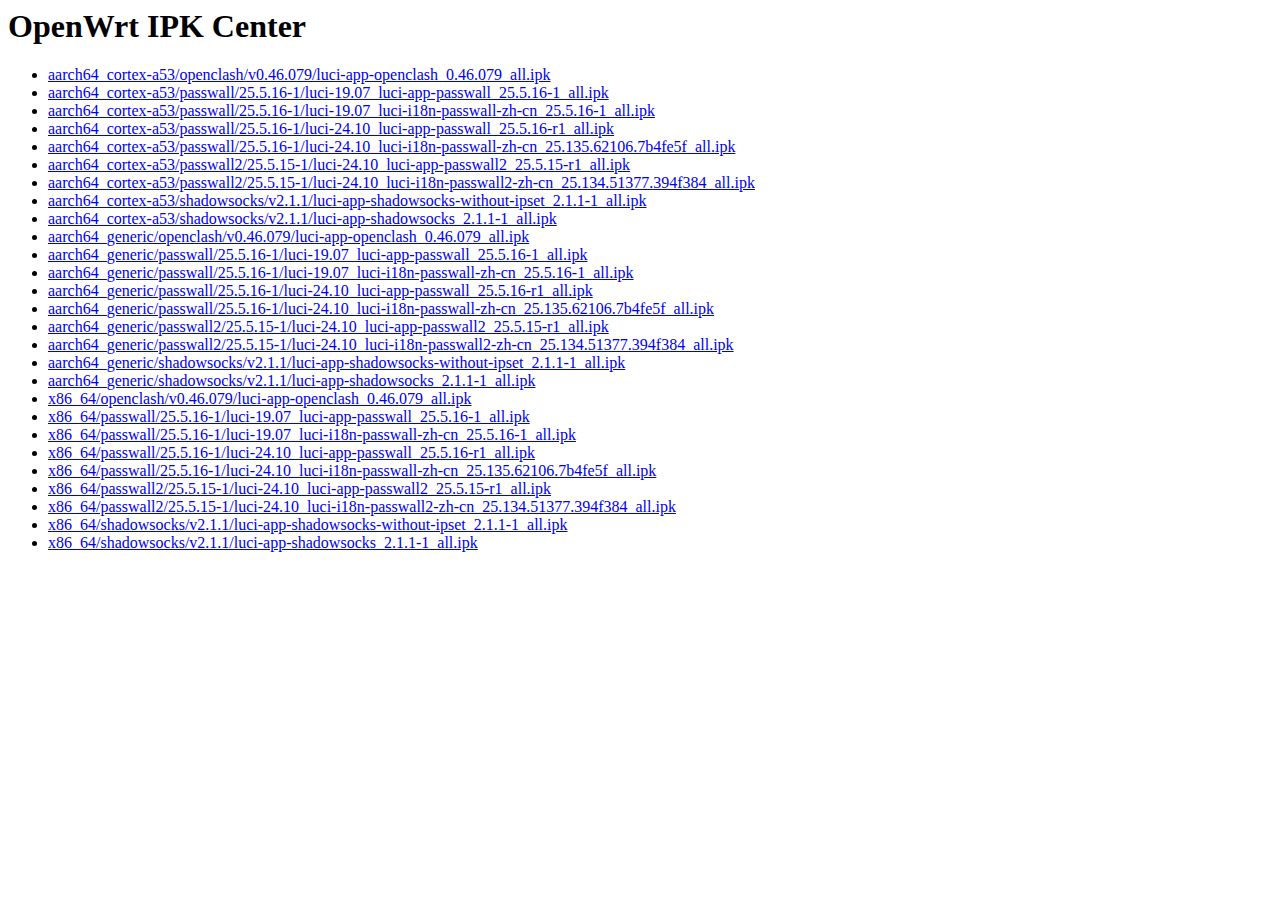
<file: opkg/index.html>
<html><head><meta charset='utf-8'><title>OpenWrt IPK Center</title></head><body>
<h1>OpenWrt IPK Center</h1>
<ul>
<li><a href='aarch64_cortex-a53/openclash/v0.46.079/luci-app-openclash_0.46.079_all.ipk'>aarch64_cortex-a53/openclash/v0.46.079/luci-app-openclash_0.46.079_all.ipk</a></li>
<li><a href='aarch64_cortex-a53/passwall/25.5.16-1/luci-19.07_luci-app-passwall_25.5.16-1_all.ipk'>aarch64_cortex-a53/passwall/25.5.16-1/luci-19.07_luci-app-passwall_25.5.16-1_all.ipk</a></li>
<li><a href='aarch64_cortex-a53/passwall/25.5.16-1/luci-19.07_luci-i18n-passwall-zh-cn_25.5.16-1_all.ipk'>aarch64_cortex-a53/passwall/25.5.16-1/luci-19.07_luci-i18n-passwall-zh-cn_25.5.16-1_all.ipk</a></li>
<li><a href='aarch64_cortex-a53/passwall/25.5.16-1/luci-24.10_luci-app-passwall_25.5.16-r1_all.ipk'>aarch64_cortex-a53/passwall/25.5.16-1/luci-24.10_luci-app-passwall_25.5.16-r1_all.ipk</a></li>
<li><a href='aarch64_cortex-a53/passwall/25.5.16-1/luci-24.10_luci-i18n-passwall-zh-cn_25.135.62106.7b4fe5f_all.ipk'>aarch64_cortex-a53/passwall/25.5.16-1/luci-24.10_luci-i18n-passwall-zh-cn_25.135.62106.7b4fe5f_all.ipk</a></li>
<li><a href='aarch64_cortex-a53/passwall2/25.5.15-1/luci-24.10_luci-app-passwall2_25.5.15-r1_all.ipk'>aarch64_cortex-a53/passwall2/25.5.15-1/luci-24.10_luci-app-passwall2_25.5.15-r1_all.ipk</a></li>
<li><a href='aarch64_cortex-a53/passwall2/25.5.15-1/luci-24.10_luci-i18n-passwall2-zh-cn_25.134.51377.394f384_all.ipk'>aarch64_cortex-a53/passwall2/25.5.15-1/luci-24.10_luci-i18n-passwall2-zh-cn_25.134.51377.394f384_all.ipk</a></li>
<li><a href='aarch64_cortex-a53/shadowsocks/v2.1.1/luci-app-shadowsocks-without-ipset_2.1.1-1_all.ipk'>aarch64_cortex-a53/shadowsocks/v2.1.1/luci-app-shadowsocks-without-ipset_2.1.1-1_all.ipk</a></li>
<li><a href='aarch64_cortex-a53/shadowsocks/v2.1.1/luci-app-shadowsocks_2.1.1-1_all.ipk'>aarch64_cortex-a53/shadowsocks/v2.1.1/luci-app-shadowsocks_2.1.1-1_all.ipk</a></li>
<li><a href='aarch64_generic/openclash/v0.46.079/luci-app-openclash_0.46.079_all.ipk'>aarch64_generic/openclash/v0.46.079/luci-app-openclash_0.46.079_all.ipk</a></li>
<li><a href='aarch64_generic/passwall/25.5.16-1/luci-19.07_luci-app-passwall_25.5.16-1_all.ipk'>aarch64_generic/passwall/25.5.16-1/luci-19.07_luci-app-passwall_25.5.16-1_all.ipk</a></li>
<li><a href='aarch64_generic/passwall/25.5.16-1/luci-19.07_luci-i18n-passwall-zh-cn_25.5.16-1_all.ipk'>aarch64_generic/passwall/25.5.16-1/luci-19.07_luci-i18n-passwall-zh-cn_25.5.16-1_all.ipk</a></li>
<li><a href='aarch64_generic/passwall/25.5.16-1/luci-24.10_luci-app-passwall_25.5.16-r1_all.ipk'>aarch64_generic/passwall/25.5.16-1/luci-24.10_luci-app-passwall_25.5.16-r1_all.ipk</a></li>
<li><a href='aarch64_generic/passwall/25.5.16-1/luci-24.10_luci-i18n-passwall-zh-cn_25.135.62106.7b4fe5f_all.ipk'>aarch64_generic/passwall/25.5.16-1/luci-24.10_luci-i18n-passwall-zh-cn_25.135.62106.7b4fe5f_all.ipk</a></li>
<li><a href='aarch64_generic/passwall2/25.5.15-1/luci-24.10_luci-app-passwall2_25.5.15-r1_all.ipk'>aarch64_generic/passwall2/25.5.15-1/luci-24.10_luci-app-passwall2_25.5.15-r1_all.ipk</a></li>
<li><a href='aarch64_generic/passwall2/25.5.15-1/luci-24.10_luci-i18n-passwall2-zh-cn_25.134.51377.394f384_all.ipk'>aarch64_generic/passwall2/25.5.15-1/luci-24.10_luci-i18n-passwall2-zh-cn_25.134.51377.394f384_all.ipk</a></li>
<li><a href='aarch64_generic/shadowsocks/v2.1.1/luci-app-shadowsocks-without-ipset_2.1.1-1_all.ipk'>aarch64_generic/shadowsocks/v2.1.1/luci-app-shadowsocks-without-ipset_2.1.1-1_all.ipk</a></li>
<li><a href='aarch64_generic/shadowsocks/v2.1.1/luci-app-shadowsocks_2.1.1-1_all.ipk'>aarch64_generic/shadowsocks/v2.1.1/luci-app-shadowsocks_2.1.1-1_all.ipk</a></li>
<li><a href='x86_64/openclash/v0.46.079/luci-app-openclash_0.46.079_all.ipk'>x86_64/openclash/v0.46.079/luci-app-openclash_0.46.079_all.ipk</a></li>
<li><a href='x86_64/passwall/25.5.16-1/luci-19.07_luci-app-passwall_25.5.16-1_all.ipk'>x86_64/passwall/25.5.16-1/luci-19.07_luci-app-passwall_25.5.16-1_all.ipk</a></li>
<li><a href='x86_64/passwall/25.5.16-1/luci-19.07_luci-i18n-passwall-zh-cn_25.5.16-1_all.ipk'>x86_64/passwall/25.5.16-1/luci-19.07_luci-i18n-passwall-zh-cn_25.5.16-1_all.ipk</a></li>
<li><a href='x86_64/passwall/25.5.16-1/luci-24.10_luci-app-passwall_25.5.16-r1_all.ipk'>x86_64/passwall/25.5.16-1/luci-24.10_luci-app-passwall_25.5.16-r1_all.ipk</a></li>
<li><a href='x86_64/passwall/25.5.16-1/luci-24.10_luci-i18n-passwall-zh-cn_25.135.62106.7b4fe5f_all.ipk'>x86_64/passwall/25.5.16-1/luci-24.10_luci-i18n-passwall-zh-cn_25.135.62106.7b4fe5f_all.ipk</a></li>
<li><a href='x86_64/passwall2/25.5.15-1/luci-24.10_luci-app-passwall2_25.5.15-r1_all.ipk'>x86_64/passwall2/25.5.15-1/luci-24.10_luci-app-passwall2_25.5.15-r1_all.ipk</a></li>
<li><a href='x86_64/passwall2/25.5.15-1/luci-24.10_luci-i18n-passwall2-zh-cn_25.134.51377.394f384_all.ipk'>x86_64/passwall2/25.5.15-1/luci-24.10_luci-i18n-passwall2-zh-cn_25.134.51377.394f384_all.ipk</a></li>
<li><a href='x86_64/shadowsocks/v2.1.1/luci-app-shadowsocks-without-ipset_2.1.1-1_all.ipk'>x86_64/shadowsocks/v2.1.1/luci-app-shadowsocks-without-ipset_2.1.1-1_all.ipk</a></li>
<li><a href='x86_64/shadowsocks/v2.1.1/luci-app-shadowsocks_2.1.1-1_all.ipk'>x86_64/shadowsocks/v2.1.1/luci-app-shadowsocks_2.1.1-1_all.ipk</a></li>
</ul></body></html>
</file>
